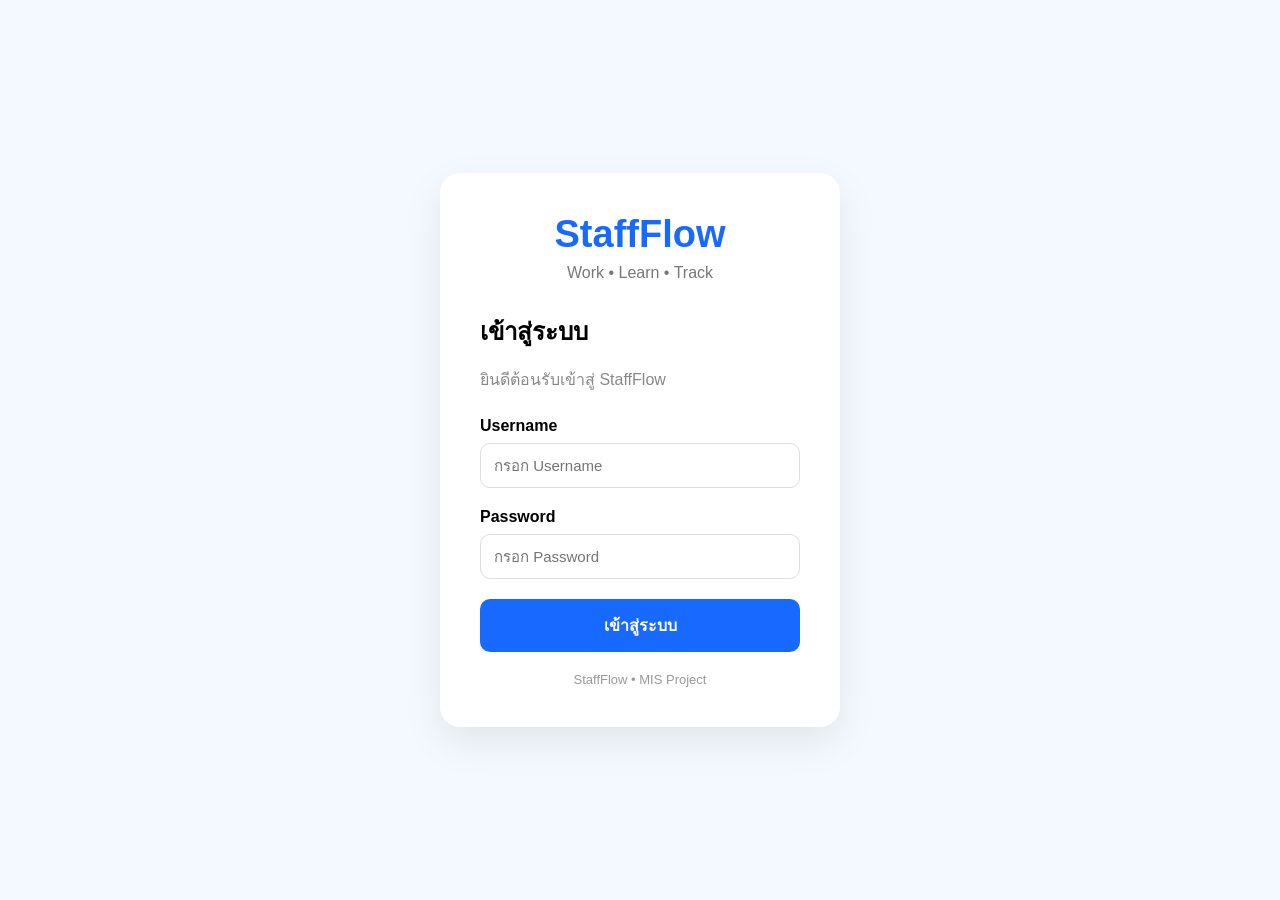
<file: index.html>
<!DOCTYPE html>
<html lang="th">

<head>
    <meta charset="UTF-8">
    <meta name="viewport" content="width=device-width, initial-scale=1.0">

    <title>StaffFlow - Login</title>

    <link rel="stylesheet" href="css/style.css">
</head>

<body>

    <div class="login-container">

        <div class="logo">
            <h1>StaffFlow</h1>
            <p>Work • Learn • Track</p>
        </div>

        <h2>เข้าสู่ระบบ</h2>

        <p class="subtitle">
            ยินดีต้อนรับเข้าสู่ StaffFlow
        </p>

        <div
            id="errorMessage"
            class="error-message"
        ></div>

        <label>Username</label>

        <input
            id="username"
            type="text"
            placeholder="กรอก Username"
        >

        <label>Password</label>

        <input
            id="password"
            type="password"
            placeholder="กรอก Password"
        >

        <button onclick="login()">
            เข้าสู่ระบบ
        </button>

        <div class="demo-text">
            StaffFlow • MIS Project
        </div>

    </div>

    <script src="data/data.js"></script>
    <script src="js/auth.js"></script>

</body>
</html>
</file>
<file: css/style.css>
* {
    box-sizing: border-box;
}

body {
    margin: 0;
    font-family: Arial, sans-serif;
    background: #f4f8ff;

    min-height: 100vh;

    display: flex;
    justify-content: center;
    align-items: center;
}

.login-container {
    width: 400px;
    background: white;

    padding: 40px;

    border-radius: 20px;

    box-shadow: 0 15px 40px rgba(0, 0, 0, 0.08);
}

.logo {
    text-align: center;
    margin-bottom: 30px;
}

.logo h1 {
    margin: 0;
    color: #1769ff;
    font-size: 38px;
}

.logo p {
    color: #777;
    margin-top: 8px;
}

h2 {
    margin-bottom: 5px;
}

.subtitle {
    color: #888;
    margin-bottom: 25px;
}

label {
    display: block;
    margin-bottom: 8px;
    font-weight: bold;
}

input {
    width: 100%;
    padding: 13px;

    border: 1px solid #ddd;
    border-radius: 10px;

    margin-bottom: 20px;

    font-size: 15px;
}

input:focus {
    outline: none;
    border-color: #1769ff;
}

button {
    width: 100%;

    padding: 14px;

    border: none;
    border-radius: 10px;

    background: #1769ff;
    color: white;

    font-size: 16px;
    font-weight: bold;

    cursor: pointer;
}

button:hover {
    background: #0d55d8;
}

.demo-text {
    text-align: center;

    margin-top: 20px;

    color: #999;
    font-size: 13px;
}

.error-message {
    color: #e53935;
    margin-bottom: 15px;
    font-size: 14px;
}

/* =========================
   DASHBOARD
========================= */

.dashboard-body {
    margin: 0;
    min-height: 100vh;
    background: #f5f7fb;
    display: block;
}

.app-layout {
    min-height: 100vh;
    display: flex;
}


/* Sidebar */

.sidebar {
    width: 240px;
    min-height: 100vh;
    background: #ffffff;

    border-right: 1px solid #e8edf5;

    padding: 28px 20px;

    display: flex;
    flex-direction: column;
}

.sidebar-logo {
    margin-bottom: 35px;
}

.sidebar-logo h2 {
    margin: 0;
    color: #1769ff;
    font-size: 26px;
}

.sidebar-logo p {
    margin: 5px 0 0;
    color: #9aa3b2;
    font-size: 12px;
}

.sidebar-menu {
    display: flex;
    flex-direction: column;
    gap: 8px;
}

.menu-item {
    text-decoration: none;
    color: #596273;

    padding: 12px 14px;

    border-radius: 10px;

    font-weight: 500;
}

.menu-item:hover {
    background: #f3f7ff;
    color: #1769ff;
}

.menu-item.active {
    background: #eaf2ff;
    color: #1769ff;
}

.logout-button {
    margin-top: auto;
    background: #f1f4f8;
    color: #555;

    width: 100%;
}

.logout-button:hover {
    background: #e3e8ef;
}


/* Main */

.main-content {
    flex: 1;
    padding: 32px;
}


/* Topbar */

.topbar {
    display: flex;
    justify-content: space-between;
    align-items: center;

    margin-bottom: 30px;
}

.topbar h1 {
    margin: 0;
    font-size: 28px;
    color: #202635;
}

.topbar p {
    margin: 7px 0 0;
    color: #8c95a5;
}

.user-profile {
    display: flex;
    align-items: center;
    gap: 12px;

    background: white;

    padding: 10px 14px;

    border-radius: 14px;

    box-shadow: 0 5px 15px rgba(0, 0, 0, 0.04);
}

.avatar {
    width: 42px;
    height: 42px;

    border-radius: 50%;

    background: #1769ff;
    color: white;

    display: flex;
    justify-content: center;
    align-items: center;

    font-weight: bold;
}

.user-profile strong,
.user-profile small {
    display: block;
}

.user-profile small {
    margin-top: 3px;
    color: #8c95a5;
}


/* Summary */

.summary-grid {
    display: grid;

    grid-template-columns:
        repeat(4, minmax(0, 1fr));

    gap: 20px;

    margin-bottom: 25px;
}

.summary-card {
    background: white;

    padding: 22px;

    border-radius: 16px;

    box-shadow: 0 6px 18px rgba(31, 51, 73, 0.05);
}

.summary-card p {
    margin: 0;
    color: #7d8797;
}

.summary-card h2 {
    margin: 12px 0;
    font-size: 32px;
    color: #222a38;
}

.summary-card span {
    font-size: 13px;
    color: #a0a8b5;
}


/* Dashboard Grid */

.dashboard-grid {
    display: grid;

    grid-template-columns:
        repeat(2, minmax(0, 1fr));

    gap: 22px;
}

.dashboard-card {
    background: white;

    padding: 24px;

    border-radius: 16px;

    box-shadow: 0 6px 18px rgba(31, 51, 73, 0.05);
}

.card-header {
    display: flex;
    justify-content: space-between;
    align-items: center;

    margin-bottom: 20px;
}

.card-header h3 {
    margin: 0;
    color: #242b39;
}

.card-header a {
    text-decoration: none;
    color: #1769ff;
    font-size: 14px;
}


/* Announcement */

.announcement-highlight {
    padding: 22px;

    background:
        linear-gradient(
            135deg,
            #eaf2ff,
            #f6fbff
        );

    border-radius: 14px;
}

.announcement-highlight h3 {
    margin-bottom: 10px;
}

.announcement-highlight p {
    color: #667085;
    line-height: 1.7;
}

.announcement-highlight small {
    color: #9ba4b2;
}

.badge {
    display: inline-block;

    padding: 6px 10px;

    border-radius: 20px;

    background: #1769ff;
    color: white;

    font-size: 11px;
}


/* Requests */

.request-item {
    display: flex;
    justify-content: space-between;
    align-items: center;

    padding: 16px 0;

    border-bottom: 1px solid #f0f2f5;
}

.request-item:last-child {
    border-bottom: none;
}

.request-item p {
    margin: 5px 0 0;
    color: #9aa2b1;
    font-size: 13px;
}

.status {
    padding: 7px 10px;
    border-radius: 20px;
    font-size: 12px;
}

.status.progress {
    background: #fff4d8;
    color: #a26b00;
}

.status.pending {
    background: #f0f2f5;
    color: #747b87;
}

.status.completed {
    background: #dff7e8;
    color: #27824b;
}


/* Training */

.training-item {
    margin-bottom: 22px;
}

.training-title {
    display: flex;
    justify-content: space-between;

    margin-bottom: 10px;
}

.training-title span {
    color: #1769ff;
    font-size: 13px;
}

.progress-bar {
    width: 100%;
    height: 9px;

    background: #edf1f6;

    border-radius: 20px;

    overflow: hidden;
}

.progress-fill {
    height: 100%;

    background: #1769ff;

    border-radius: 20px;
}


/* Tracking */

.tracking-list {
    display: flex;
    flex-direction: column;
}

.tracking-step {
    position: relative;

    display: flex;
    gap: 14px;

    padding-bottom: 24px;
}

.tracking-step:not(:last-child)::after {
    content: "";

    position: absolute;

    left: 6px;
    top: 14px;

    width: 2px;
    height: calc(100% - 2px);

    background: #e5e8ed;
}

.tracking-dot {
    width: 14px;
    height: 14px;

    border-radius: 50%;

    background: #d9dde4;

    flex-shrink: 0;

    margin-top: 3px;

    z-index: 1;
}

.tracking-step.done .tracking-dot {
    background: #2fa65a;
}

.tracking-step.current .tracking-dot {
    background: #1769ff;

    box-shadow:
        0 0 0 5px rgba(23, 105, 255, 0.12);
}

.tracking-step strong {
    font-size: 14px;
}

.tracking-step p {
    margin: 4px 0 0;
    font-size: 12px;
    color: #929aa8;
}


/* Responsive */

@media (max-width: 1100px) {

    .summary-grid {
        grid-template-columns:
            repeat(2, 1fr);
    }

}

@media (max-width: 800px) {

    .sidebar {
        width: 190px;
    }

    .dashboard-grid {
        grid-template-columns: 1fr;
    }

    .summary-grid {
        grid-template-columns: 1fr;
    }

}

/* =========================
   REQUESTS PAGE
========================= */

.requests-toolbar {
    display: flex;
    gap: 15px;
    margin-bottom: 25px;
}

.request-search {
    flex: 1;
    margin: 0;
    background: white;
}

.request-filter {
    width: 200px;
    padding: 13px 15px;

    border: 1px solid #ddd;
    border-radius: 10px;

    background: white;
    font-size: 14px;
}

.request-list-page {
    display: grid;
    grid-template-columns:
        repeat(2, minmax(0, 1fr));

    gap: 20px;
}

.request-page-card {
    background: white;
    padding: 24px;

    border-radius: 16px;

    box-shadow:
        0 6px 18px
        rgba(31, 51, 73, 0.05);
}

.request-card-top {
    display: flex;
    justify-content: space-between;
    align-items: flex-start;

    gap: 20px;
}

.request-card-top h3 {
    margin: 8px 0 5px;
}

.request-card-top p {
    margin: 0;
    color: #929aa8;
}

.request-id {
    color: #1769ff;
    font-size: 12px;
    font-weight: bold;
}

.request-progress-row {
    margin-top: 25px;
}

.request-progress-row > div:first-child {
    display: flex;
    justify-content: space-between;

    margin-bottom: 10px;
}

.request-information {
    display: grid;
    grid-template-columns: 1fr 1fr;

    gap: 15px;

    margin-top: 20px;
}

.request-information div {
    background: #f8fafc;
    padding: 14px;

    border-radius: 10px;
}

.request-information small,
.request-information strong {
    display: block;
}

.request-information small {
    color: #929aa8;
    margin-bottom: 5px;
}

.view-request-button {
    margin-top: 20px;
}


/* REQUEST DETAIL */

.back-link {
    display: inline-block;

    margin-bottom: 20px;

    text-decoration: none;
    color: #1769ff;
}

.request-detail-header {
    display: flex;
    justify-content: space-between;
    align-items: flex-start;

    margin-bottom: 25px;
}

.request-detail-header h1 {
    margin: 8px 0;
}

.request-detail-header p {
    color: #929aa8;
}

.request-meta-grid {
    display: grid;

    grid-template-columns:
        repeat(4, 1fr);

    gap: 15px;

    margin-bottom: 25px;
}

.detail-card {
    background: white;
    padding: 18px;

    border-radius: 14px;

    box-shadow:
        0 5px 15px
        rgba(31, 51, 73, 0.04);
}

.detail-card small,
.detail-card strong {
    display: block;
}

.detail-card small {
    color: #929aa8;
    margin-bottom: 8px;
}

.detail-layout {
    display: grid;
    grid-template-columns: 1fr 1fr;

    gap: 22px;
}

.request-description {
    color: #667085;
    line-height: 1.8;
}

.detail-progress {
    margin-top: 25px;
}

.communication-card {
    grid-column: 1 / -1;
}

.message-list {
    display: flex;
    flex-direction: column;

    gap: 15px;

    margin-bottom: 20px;
}

.message-item {
    padding: 15px;

    background: #f6f8fb;

    border-radius: 12px;
}

.message-item div {
    display: flex;
    justify-content: space-between;

    margin-bottom: 8px;
}

.message-item small {
    color: #929aa8;
}

.message-item p {
    margin: 0;
    color: #4f5868;
}

.message-input-row {
    display: flex;
    gap: 10px;
}

.message-input-row input {
    margin: 0;
}

.message-input-row button {
    width: 100px;
}


/* Responsive */

@media (max-width: 900px) {

    .request-list-page {
        grid-template-columns: 1fr;
    }

    .request-meta-grid {
        grid-template-columns:
            repeat(2, 1fr);
    }

    .detail-layout {
        grid-template-columns: 1fr;
    }

    .communication-card {
        grid-column: auto;
    }

}

/* =========================
   TRAINING CENTER
========================= */

.training-page-header {
    margin-bottom: 25px;
}

.training-page-header h2 {
    margin-bottom: 5px;
}

.training-page-header p {
    color: #8c95a5;
}

.training-course-grid {
    display: grid;

    grid-template-columns:
        repeat(2, minmax(0, 1fr));

    gap: 22px;
}

.training-course-card {
    display: flex;
    gap: 20px;

    background: white;
    padding: 24px;

    border-radius: 18px;

    box-shadow:
        0 6px 18px
        rgba(31, 51, 73, 0.05);
}

.course-icon {
    width: 60px;
    height: 60px;

    flex-shrink: 0;

    display: flex;
    justify-content: center;
    align-items: center;

    background: #eaf2ff;

    border-radius: 16px;

    font-size: 28px;
}

.course-content {
    width: 100%;
}

.course-category {
    display: inline-block;

    padding: 5px 9px;

    background: #eef4ff;

    color: #1769ff;

    border-radius: 20px;

    font-size: 11px;
    font-weight: bold;
}

.course-content h3 {
    margin: 12px 0 8px;
}

.course-content > p {
    color: #778091;
    line-height: 1.6;
}

.course-meta {
    display: flex;
    justify-content: space-between;

    gap: 15px;

    margin: 18px 0;

    color: #929aa8;
    font-size: 13px;
}

.course-progress {
    margin-bottom: 20px;
}

.course-footer {
    display: flex;
    justify-content: space-between;
    align-items: center;
}

.course-button {
    width: auto;

    padding: 10px 18px;
}


/* Training Detail */

.training-detail-header {
    display: flex;
    justify-content: space-between;
    align-items: center;

    margin-bottom: 25px;
}

.training-detail-header h1 {
    margin: 10px 0;
}

.training-detail-header p {
    max-width: 700px;

    color: #7d8797;

    line-height: 1.7;
}

.training-progress-card {
    width: 130px;
    height: 130px;

    flex-shrink: 0;

    border-radius: 50%;

    background: #eaf2ff;

    display: flex;
    flex-direction: column;
    justify-content: center;
    align-items: center;

    color: #1769ff;
}

.training-progress-card strong {
    font-size: 30px;
}

.training-progress-card span {
    margin-top: 5px;
    font-size: 12px;
}

.training-detail-grid {
    display: grid;

    grid-template-columns:
        2fr 1fr;

    gap: 22px;
}

.learning-video {
    margin-bottom: 25px;
}

.video-placeholder {
    min-height: 320px;

    background:
        linear-gradient(
            135deg,
            #16376d,
            #1769ff
        );

    border-radius: 16px;

    color: white;

    display: flex;
    flex-direction: column;
    justify-content: center;
    align-items: center;

    text-align: center;
}

.video-placeholder > div {
    width: 70px;
    height: 70px;

    background:
        rgba(255, 255, 255, 0.18);

    border-radius: 50%;

    display: flex;
    align-items: center;
    justify-content: center;

    font-size: 28px;
}

.learning-content {
    line-height: 1.8;
    color: #596273;
}

.module-list {
    display: flex;
    flex-direction: column;

    gap: 12px;

    margin-bottom: 20px;
}

.module-item {
    display: flex;
    align-items: center;

    gap: 12px;

    padding: 14px;

    background: #f7f9fc;

    border-radius: 12px;
}

.module-check {
    width: 34px;
    height: 34px;

    flex-shrink: 0;

    border-radius: 50%;

    background: #e7ebf1;

    display: flex;
    align-items: center;
    justify-content: center;

    color: #7d8797;

    font-weight: bold;
}

.module-check.module-completed {
    background: #dff7e8;
    color: #27824b;
}

.module-item small {
    display: block;

    margin-top: 4px;

    color: #969eab;
}

.complete-module-button {
    margin-top: 10px;
}

.quiz-card {
    grid-column: 1 / -1;
}

.quiz-question {
    padding: 20px 0;

    border-bottom:
        1px solid #edf0f4;
}

.quiz-question h4 {
    margin-top: 0;
}

.quiz-choice {
    display: block;

    margin: 10px 0;

    padding: 12px;

    border: 1px solid #e5e9ef;

    border-radius: 10px;

    cursor: pointer;

    font-weight: normal;
}

.quiz-choice:hover {
    background: #f5f8ff;
}

.quiz-choice input {
    width: auto;

    margin: 0 10px 0 0;
}

.submit-quiz-button {
    margin-top: 20px;
}

.quiz-result {
    text-align: center;

    padding: 40px;
}

.quiz-result h2 {
    color: #27824b;
}

.quiz-result strong {
    display: block;

    margin-top: 15px;

    color: #1769ff;

    font-size: 42px;
}


/* Responsive */

@media (max-width: 1000px) {

    .training-course-grid {
        grid-template-columns: 1fr;
    }

    .training-detail-grid {
        grid-template-columns: 1fr;
    }

    .quiz-card {
        grid-column: auto;
    }

}

/* =========================
   TRACKING CENTER
========================= */

.tracking-toolbar {
    display: flex;
    flex-wrap: wrap;

    gap: 10px;

    margin-bottom: 24px;
}

.tracking-filter-button {
    width: auto;

    padding: 10px 18px;

    background: white;

    color: #667085;

    border: 1px solid #e2e7ee;

    border-radius: 25px;

    font-size: 14px;
}

.tracking-filter-button:hover {
    background: #f3f7ff;
    color: #1769ff;
}

.tracking-filter-button.active {
    background: #1769ff;
    color: white;

    border-color: #1769ff;
}


.tracking-center-list {
    display: flex;
    flex-direction: column;

    gap: 18px;
}


.tracking-center-card {
    display: flex;
    gap: 18px;

    background: white;

    padding: 22px;

    border-radius: 16px;

    box-shadow:
        0 6px 18px
        rgba(31, 51, 73, 0.05);
}


.tracking-card-icon {
    width: 55px;
    height: 55px;

    flex-shrink: 0;

    border-radius: 14px;

    display: flex;
    justify-content: center;
    align-items: center;

    background: #eaf2ff;

    font-size: 24px;
}


.tracking-card-content {
    flex: 1;
}


.tracking-card-top {
    display: flex;
    justify-content: space-between;

    gap: 20px;
}


.tracking-card-top h3 {
    margin: 7px 0 5px;
}


.tracking-card-top p {
    margin: 0;

    color: #9099a8;

    font-size: 13px;
}


.tracking-type {
    color: #1769ff;

    font-size: 11px;
    font-weight: bold;

    text-transform: uppercase;
}


.tracking-progress-area {
    margin-top: 22px;
}


.tracking-card-footer {
    display: flex;
    justify-content: space-between;
    align-items: center;

    margin-top: 18px;

    color: #8f98a6;

    font-size: 13px;
}


.tracking-card-footer button {
    width: auto;

    padding: 9px 15px;
}


@media (max-width: 700px) {

    .tracking-center-card {
        flex-direction: column;
    }

    .tracking-card-top {
        flex-direction: column;
    }

    .tracking-card-footer {
        flex-direction: column;
        align-items: flex-start;

        gap: 15px;
    }

}

/* =========================
   ANNOUNCEMENTS
========================= */

.announcements-toolbar {
    display: flex;
    gap: 10px;

    margin-bottom: 24px;
}

.announcement-filter {
    width: auto;

    padding: 10px 18px;

    border-radius: 25px;

    background: white;

    color: #667085;

    border: 1px solid #e2e7ee;
}

.announcement-filter:hover {
    background: #f3f7ff;
    color: #1769ff;
}

.announcement-filter.active {
    background: #1769ff;
    color: white;

    border-color: #1769ff;
}


.announcement-list-page {
    display: flex;
    flex-direction: column;

    gap: 18px;
}


.announcement-page-card {
    background: white;

    padding: 25px;

    border-radius: 18px;

    border: 1px solid transparent;

    box-shadow:
        0 6px 18px
        rgba(31, 51, 73, 0.05);
}


.announcement-page-card.announcement-unread {
    border-left:
        5px solid #1769ff;

    background:
        linear-gradient(
            90deg,
            #f7faff,
            #ffffff
        );
}


.announcement-card-head {
    display: flex;
    justify-content: space-between;
    align-items: flex-start;

    gap: 20px;
}


.announcement-card-head h2 {
    margin: 12px 0 8px;
}


.announcement-label-row {
    display: flex;
    gap: 8px;
    flex-wrap: wrap;
}


.important-label {
    display: inline-block;

    padding: 5px 9px;

    border-radius: 20px;

    background: #fff0e6;

    color: #c35b00;

    font-size: 11px;
    font-weight: bold;
}


.new-label {
    display: inline-block;

    padding: 5px 9px;

    border-radius: 20px;

    background: #1769ff;

    color: white;

    font-size: 10px;
    font-weight: bold;
}


.announcement-meta {
    margin: 0;

    color: #929aa8;

    font-size: 13px;
}


.announcement-read-status {
    padding: 7px 11px;

    border-radius: 20px;

    background: #fff3d8;

    color: #9a6700;

    font-size: 12px;

    white-space: nowrap;
}


.announcement-read-status.is-read {
    background: #e8f6ed;

    color: #27824b;
}


.announcement-content {
    margin-top: 20px;

    color: #5d6676;

    line-height: 1.8;
}


.announcement-actions {
    display: flex;
    justify-content: flex-end;

    gap: 10px;

    margin-top: 20px;
}


.announcement-actions button {
    width: auto;

    padding: 10px 18px;
}


.secondary-action-button {
    background: #f0f4fa;

    color: #4f596a;
}


.secondary-action-button:hover {
    background: #e4eaf3;
}


.acknowledgement-button {
    background: #1769ff;
}


.acknowledgement-button.acknowledged {
    background: #dff7e8;

    color: #27824b;

    cursor: default;
}


@media (max-width: 700px) {

    .announcement-card-head {
        flex-direction: column;
    }

    .announcement-actions {
        flex-direction: column;
    }

    .announcement-actions button {
        width: 100%;
    }

}
</file>
